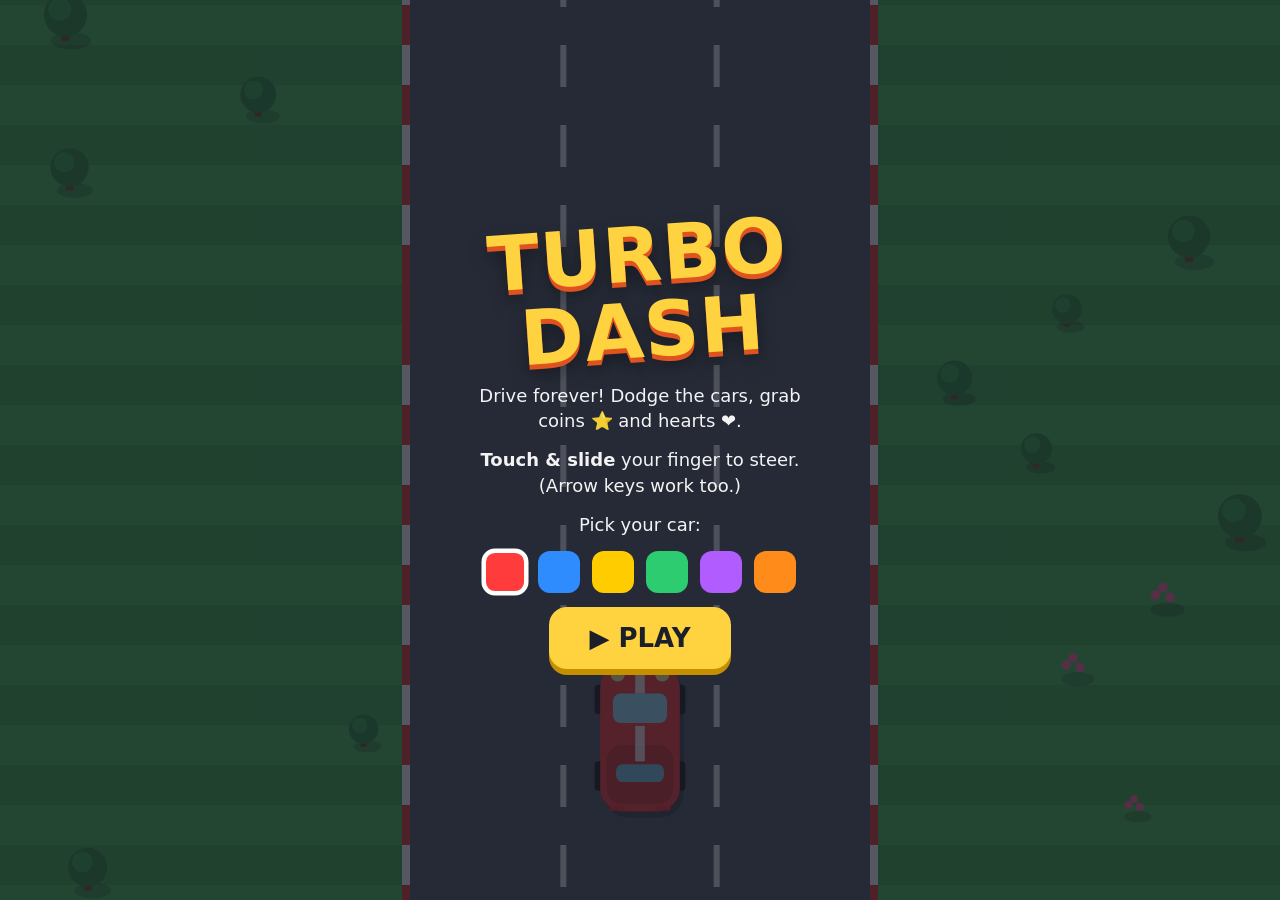
<file: turbo-dash/index.html>
<!DOCTYPE html>
<html lang="en">
<head>
<meta charset="utf-8">
<meta name="viewport" content="width=device-width, initial-scale=1, maximum-scale=1, user-scalable=no, viewport-fit=cover">
<meta name="theme-color" content="#1b1f2a">
<meta name="mobile-web-app-capable" content="yes">
<title>Turbo Dash</title>
<link rel="manifest" href="manifest.webmanifest">
<link rel="icon" href="icon.svg">
<link rel="apple-touch-icon" href="icon-192.png">
<style>
  * { box-sizing: border-box; -webkit-tap-highlight-color: transparent; }
  html, body { margin: 0; height: 100%; overflow: hidden; background: #1b1f2a;
    font-family: "Trebuchet MS", "Segoe UI", system-ui, sans-serif; user-select: none; -webkit-user-select: none;
    touch-action: none; overscroll-behavior: none; }
  canvas { display: block; width: 100vw; height: 100vh; height: 100dvh; }
  .screen { position: fixed; inset: 0; display: flex; flex-direction: column; align-items: center;
    justify-content: center; gap: 14px; color: #fff; text-align: center; padding: 24px;
    background: rgba(20, 24, 36, .72); }
  .hidden { display: none; }
  h1 { margin: 0; font-size: clamp(42px, 13vw, 76px); line-height: 1; letter-spacing: 1px;
    color: #ffd23f; text-shadow: 0 5px 0 #e0531f, 0 10px 18px rgba(0,0,0,.4); transform: rotate(-4deg); }
  h2 { margin: 0; font-size: clamp(34px, 10vw, 56px); color: #ff6b6b; text-shadow: 0 4px 0 #7a1d1d; }
  p { margin: 0; font-size: 18px; max-width: 360px; line-height: 1.4; opacity: .95; }
  .big { font-size: 28px; font-weight: bold; }
  button { font: inherit; font-size: 26px; font-weight: bold; color: #1b1f2a; background: #ffd23f;
    border: none; border-radius: 18px; padding: 16px 40px; box-shadow: 0 6px 0 #c58f00; cursor: pointer; }
  button:active { transform: translateY(4px); box-shadow: 0 2px 0 #c58f00; }
  .colors { display: flex; gap: 12px; }
  .colors div { width: 42px; height: 42px; border-radius: 12px; border: 4px solid transparent; cursor: pointer; }
  .colors div.sel { border-color: #fff; transform: scale(1.12); }
  #hudBtns { position: fixed; top: max(10px, env(safe-area-inset-top)); right: 10px; display: flex; gap: 8px; }
  #hudBtns.hidden { display: none; }
  #hudBtns button { font-size: 20px; padding: 6px 12px; border-radius: 12px; box-shadow: 0 3px 0 #c58f00; }
</style>
</head>
<body>
<canvas id="c"></canvas>

<div id="hudBtns" class="hidden">
  <button id="muteBtn" aria-label="Sound">🔊</button>
  <button id="pauseBtn" aria-label="Pause">⏸</button>
</div>

<div id="startScreen" class="screen">
  <h1>TURBO<br>DASH</h1>
  <p>Drive forever! Dodge the cars, grab coins ⭐ and hearts ❤️.</p>
  <p><b>Touch &amp; slide</b> your finger to steer.<br>(Arrow keys work too.)</p>
  <p>Pick your car:</p>
  <div class="colors" id="colors"></div>
  <button id="startBtn">▶ PLAY</button>
  <p id="bestStart"></p>
</div>

<div id="pauseScreen" class="screen hidden">
  <h2 style="color:#ffd23f;text-shadow:0 4px 0 #c58f00">Paused</h2>
  <button id="resumeBtn">▶ GO!</button>
</div>

<div id="overScreen" class="screen hidden">
  <h2>CRASH!</h2>
  <p class="big" id="finalScore"></p>
  <p id="finalBest"></p>
  <button id="againBtn">↻ DRIVE AGAIN</button>
</div>

<script>
(() => {
'use strict';
const cv = document.getElementById('c');
const ctx = cv.getContext('2d');
const $ = id => document.getElementById(id);
const store = { get(k) { try { return localStorage.getItem(k); } catch (e) { return null; } }, set(k, v) { try { localStorage.setItem(k, v); } catch (e) {} } };

// ---------- layout ----------
let W = 0, H = 0, DPR = 1;
let road = { x: 0, w: 0, lanes: 3, laneW: 0 };
let carW = 0, carH = 0, unit = 1;
function resize() {
  DPR = Math.min(window.devicePixelRatio || 1, 2.5);
  W = window.innerWidth; H = window.innerHeight;
  cv.width = Math.round(W * DPR); cv.height = Math.round(H * DPR);
  ctx.setTransform(DPR, 0, 0, DPR, 0, 0);
  road.w = Math.min(W * 0.86, 460);
  road.x = (W - road.w) / 2;
  road.laneW = road.w / road.lanes;
  carW = road.laneW * 0.52; carH = carW * 1.85;
  unit = H / 800; // speeds are scaled to screen height
  if (player) {
    player.y = H - carH * 1.6;
    player.x = clamp(player.x, road.x + carW / 2 + 4, road.x + road.w - carW / 2 - 4);
  }
}
window.addEventListener('resize', resize);

// ---------- helpers ----------
const clamp = (v, a, b) => Math.max(a, Math.min(b, v));
const rand = (a, b) => a + Math.random() * (b - a);
const pick = arr => arr[(Math.random() * arr.length) | 0];
const laneX = i => road.x + road.laneW * (i + 0.5);
function rrect(x, y, w, h, r) {
  ctx.beginPath(); ctx.moveTo(x + r, y);
  ctx.arcTo(x + w, y, x + w, y + h, r); ctx.arcTo(x + w, y + h, x, y + h, r);
  ctx.arcTo(x, y + h, x, y, r); ctx.arcTo(x, y, x + w, y, r); ctx.closePath();
}

// ---------- sound (tiny synth, no files) ----------
let actx = null, muted = store.get('td_muted') === '1';
function beep(freq, dur = 0.1, type = 'square', vol = 0.12, slide = 0) {
  if (muted) return;
  try {
    actx = actx || new (window.AudioContext || window.webkitAudioContext)();
    const o = actx.createOscillator(), g = actx.createGain(), t = actx.currentTime;
    o.type = type; o.frequency.setValueAtTime(freq, t);
    if (slide) o.frequency.exponentialRampToValueAtTime(Math.max(30, freq + slide), t + dur);
    g.gain.setValueAtTime(vol, t); g.gain.exponentialRampToValueAtTime(0.0001, t + dur);
    o.connect(g).connect(actx.destination); o.start(t); o.stop(t + dur);
  } catch (e) {}
}
const sfx = {
  coin: () => { beep(880, 0.07, 'square', 0.08); setTimeout(() => beep(1320, 0.1, 'square', 0.08), 60); },
  heart: () => { beep(523, 0.1, 'triangle', 0.15); setTimeout(() => beep(659, 0.1, 'triangle', 0.15), 90); setTimeout(() => beep(784, 0.16, 'triangle', 0.15), 180); },
  shield: () => beep(400, 0.35, 'sawtooth', 0.08, 800),
  crash: () => beep(220, 0.4, 'sawtooth', 0.18, -180),
  level: () => { [523, 659, 784, 1046].forEach((f, i) => setTimeout(() => beep(f, 0.12, 'triangle', 0.12), i * 90)); },
};

// ---------- themes (scenery changes as you drive) ----------
const THEMES = [
  { name: 'Green Hills', grass: '#4cbf56', grass2: '#43ad4c', road: '#555b66', edge: '#fff', sky: null, deco: 'tree' },
  { name: 'Sunny Desert', grass: '#f2c46d', grass2: '#e6b45a', road: '#6b6158', edge: '#fff', deco: 'cactus' },
  { name: 'Snowy Land', grass: '#eef6fb', grass2: '#dcebf4', road: '#5d6a78', edge: '#ff5a5a', deco: 'pine' },
  { name: 'Candy Town', grass: '#ffb3d9', grass2: '#ff9fcf', road: '#7a5c8f', edge: '#fff', deco: 'lolly' },
  { name: 'Night City', grass: '#2b3350', grass2: '#252c46', road: '#3a3f4f', edge: '#ffd23f', deco: 'lamp', night: true },
  { name: 'Beach Road', grass: '#ffe39a', grass2: '#4fc3f7', road: '#5f6672', edge: '#fff', deco: 'palm', beach: true },
];
const THEME_EVERY = 1500; // meters per zone

// ---------- state ----------
const CAR_COLORS = ['#ff3b3b', '#2f8cff', '#ffcc00', '#2ecc71', '#b05cff', '#ff8c1a'];
let myColor = store.get('td_color') || CAR_COLORS[0];
let best = +store.get('td_best') || 0;
let state = 'menu'; // menu | play | pause | over
let player = null, traffic = [], items = [], decos = [], parts = [], floaters = [];
let speed, dist, coins, hearts, invuln, shield, spawnT, itemT, shake, laneOffset, zone, zoneBanner, time;

function newGame() {
  player = { x: laneX(1), y: H - carH * 1.6, tilt: 0, color: myColor };
  traffic = []; items = []; parts = []; floaters = [];
  speed = 330; dist = 0; coins = 0; hearts = 3; invuln = 0; shield = 0;
  spawnT = 1.2; itemT = 1.5; shake = 0; laneOffset = 0; zone = 0; zoneBanner = 2.5; time = 0;
  decos = [];
  for (let y = -40; y < H + 80; y += 70) addDeco(y);
  steerTarget = null;
}

// ---------- input ----------
let steerTarget = null, keyDir = 0;
const keys = {};
function pointerPos(e) { return e.touches ? e.touches[0].clientX : e.clientX; }
function onDown(e) { if (state !== 'play') return; steerTarget = pointerPos(e); }
function onMove(e) { if (state !== 'play' || steerTarget === null) return; steerTarget = pointerPos(e); }
function onUp(e) { if (e.touches && e.touches.length) { steerTarget = e.touches[0].clientX; return; } steerTarget = null; }
cv.addEventListener('touchstart', e => { e.preventDefault(); onDown(e); }, { passive: false });
cv.addEventListener('touchmove', e => { e.preventDefault(); onMove(e); }, { passive: false });
cv.addEventListener('touchend', onUp); cv.addEventListener('touchcancel', onUp);
cv.addEventListener('mousedown', onDown);
window.addEventListener('mousemove', e => { if (e.buttons) onMove(e); });
window.addEventListener('mouseup', onUp);
window.addEventListener('keydown', e => {
  keys[e.key] = true;
  if ((e.key === ' ' || e.key === 'Enter') && state !== 'play') { e.preventDefault(); state === 'pause' ? resume() : start(); }
  if ((e.key === 'p' || e.key === 'Escape') && state === 'play') pause();
});
window.addEventListener('keyup', e => { keys[e.key] = false; });

// ---------- spawning ----------
const TRAFFIC_COLORS = ['#2f8cff', '#ffcc00', '#2ecc71', '#b05cff', '#ff8c1a', '#00c2c7', '#ff5fa2', '#ffffff', '#8d6e63'];
function laneBlockedNearTop(lane, gap) {
  return traffic.some(t => t.lane === lane && t.y < gap);
}
function spawnTraffic() {
  const gap = carH * 3.2;
  // Always keep at least one lane open: only use lanes not busy near the top,
  // and never fill the last free lane.
  const free = [0, 1, 2].filter(l => !laneBlockedNearTop(l, gap));
  if (free.length <= 1) return;
  const lane = pick(free);
  const kind = Math.random() < 0.15 ? 'truck' : Math.random() < 0.25 ? 'bus' : 'car';
  const h = kind === 'car' ? carH : carH * (kind === 'truck' ? 1.6 : 1.45);
  traffic.push({
    lane, x: laneX(lane), y: -h, w: carW * (kind === 'car' ? 1 : 1.12), h, kind,
    color: pick(TRAFFIC_COLORS), v: rand(0.35, 0.6), wob: Math.random() * 6,
  });
}
function spawnItem() {
  const lane = (Math.random() * 3) | 0;
  if (traffic.some(t => t.lane === lane && t.y < carH * 2)) return;
  const r = Math.random();
  if (r < 0.06 && hearts < 5) items.push({ type: 'heart', x: laneX(lane), y: -40 });
  else if (r < 0.12) items.push({ type: 'shield', x: laneX(lane), y: -40 });
  else {
    const n = 3 + ((Math.random() * 4) | 0);
    for (let i = 0; i < n; i++) items.push({ type: 'coin', x: laneX(lane), y: -40 - i * carW * 0.9 });
  }
}
function addDeco(y) {
  const side = Math.random() < 0.5 ? -1 : 1;
  const margin = (W - road.w) / 2;
  if (margin < 18) return;
  const off = rand(14, Math.max(16, margin - 14));
  decos.push({ x: side < 0 ? road.x - off : road.x + road.w + off, y, s: rand(0.8, 1.25), seed: Math.random() });
}

// ---------- update ----------
function update(dt) {
  time += dt;
  // speed slowly increases forever, up to a friendly maximum
  speed = Math.min(330 + dist * 0.045, 900);
  const vy = speed * unit;
  const meters = speed * dt / 10;
  dist += meters;

  // zones
  const z = Math.floor(dist / THEME_EVERY);
  if (z !== zone) { zone = z; zoneBanner = 2.5; sfx.level(); }
  if (zoneBanner > 0) zoneBanner -= dt;

  // steering
  keyDir = (keys.ArrowLeft || keys.a ? -1 : 0) + (keys.ArrowRight || keys.d ? 1 : 0);
  const minX = road.x + carW / 2 + 4, maxX = road.x + road.w - carW / 2 - 4;
  const oldX = player.x;
  if (keyDir) player.x += keyDir * road.w * 1.5 * dt;
  else if (steerTarget !== null) player.x += (steerTarget - player.x) * Math.min(1, dt * 12);
  player.x = clamp(player.x, minX, maxX);
  const dx = (player.x - oldX) / Math.max(dt, 1e-3);
  player.tilt += (clamp(dx / 1500, -0.25, 0.25) - player.tilt) * Math.min(1, dt * 10);

  laneOffset = (laneOffset + vy * dt) % 80;

  // timers
  spawnT -= dt;
  if (spawnT <= 0) {
    spawnTraffic();
    const diff = Math.min(dist / 6000, 1);
    spawnT = rand(0.75, 1.35) - diff * 0.4;
  }
  itemT -= dt;
  if (itemT <= 0) { spawnItem(); itemT = rand(1.2, 2.4); }

  if (invuln > 0) invuln -= dt;
  if (shield > 0) shield -= dt;
  if (shake > 0) shake = Math.max(0, shake - dt * 30);

  // traffic moves slower than you, so it comes toward you
  const px = player.x, py = player.y;
  const pw = carW * 0.8, ph = carH * 0.85;
  for (const t of traffic) {
    t.y += vy * (1 - t.v) * dt;
    t.x = laneX(t.lane) + Math.sin(time * 1.5 + t.wob) * 2;
    if (t.knocked) { t.x += t.knocked * dt * 400; t.spin = (t.spin || 0) + t.knocked * dt * 6; }
    if (!t.knocked && Math.abs(t.x - px) < (pw + t.w * 0.8) / 2 && Math.abs(t.y + t.h / 2 - py - carH / 2) < (ph + t.h * 0.85) / 2) {
      hit(t);
    }
  }
  traffic = traffic.filter(t => t.y < H + 200);

  for (const it of items) {
    it.y += vy * dt;
    if (!it.got && Math.abs(it.x - px) < carW * 0.75 && Math.abs(it.y - py - carH / 2) < carH * 0.6) {
      it.got = true;
      if (it.type === 'coin') { coins++; sfx.coin(); burst(it.x, it.y, '#ffd23f', 8); floater(it.x, it.y, '+1'); }
      if (it.type === 'heart') { hearts = Math.min(5, hearts + 1); sfx.heart(); burst(it.x, it.y, '#ff4d6d', 14); floater(it.x, it.y, '+❤️'); }
      if (it.type === 'shield') { shield = 6; sfx.shield(); burst(it.x, it.y, '#5ce1ff', 16); floater(it.x, it.y, 'SHIELD!'); }
    }
  }
  items = items.filter(i => !i.got && i.y < H + 60);

  for (const d of decos) d.y += vy * dt;
  decos = decos.filter(d => d.y < H + 80);
  const topY = decos.length ? Math.min(...decos.map(d => d.y)) : H;
  if (topY > -10) addDeco(topY - rand(45, 90));

  for (const p of parts) { p.x += p.vx * dt; p.y += p.vy * dt + vy * dt * 0.3; p.life -= dt; }
  parts = parts.filter(p => p.life > 0);
  for (const f of floaters) { f.y -= 60 * dt; f.life -= dt; }
  floaters = floaters.filter(f => f.life > 0);

  // exhaust puffs
  if (Math.random() < dt * 20) parts.push({ x: player.x + rand(-carW * 0.2, carW * 0.2), y: player.y + carH, vx: rand(-20, 20), vy: rand(40, 90), life: 0.4, max: 0.4, c: 'rgba(200,200,200,.6)', r: rand(3, 6) });
}

function hit(t) {
  if (shield > 0) {
    t.knocked = t.x < player.x ? -1 : 1; sfx.coin(); burst(t.x, t.y + t.h / 2, '#5ce1ff', 16);
    coins += 5; floater(t.x, t.y, '+5'); return;
  }
  if (invuln > 0) return;
  hearts--; invuln = 2; shake = 12; sfx.crash();
  t.knocked = t.x < player.x ? -1 : 1;
  burst(player.x, player.y, '#ffb300', 22); burst(player.x, player.y, '#ff5a5a', 14);
  if (navigator.vibrate) navigator.vibrate(150);
  if (hearts <= 0) gameOver();
}
function burst(x, y, c, n) {
  for (let i = 0; i < n; i++) {
    const a = Math.random() * Math.PI * 2, s = rand(60, 260);
    parts.push({ x, y, vx: Math.cos(a) * s, vy: Math.sin(a) * s, life: rand(0.3, 0.7), max: 0.7, c, r: rand(2, 5) });
  }
}
function floater(x, y, text) { floaters.push({ x, y, text, life: 0.9 }); }

// ---------- drawing ----------
function drawCar(x, y, w, h, color, opts = {}) {
  ctx.save();
  ctx.translate(x, y + h / 2);
  if (opts.rot) ctx.rotate(opts.rot);
  ctx.translate(-w / 2, -h / 2);
  // shadow
  ctx.fillStyle = 'rgba(0,0,0,.25)'; rrect(4, 6, w, h, w * 0.3); ctx.fill();
  // wheels
  ctx.fillStyle = '#1d1d1d';
  const ww = w * 0.2, wh = h * 0.2;
  for (const [wx, wy] of [[-ww * 0.35, h * 0.14], [w - ww * 0.65, h * 0.14], [-ww * 0.35, h * 0.66], [w - ww * 0.65, h * 0.66]]) { rrect(wx, wy, ww, wh, 4); ctx.fill(); }
  // body
  ctx.fillStyle = color; rrect(0, 0, w, h, w * 0.3); ctx.fill();
  ctx.fillStyle = 'rgba(0,0,0,.15)'; rrect(w * 0.08, h * 0.55, w * 0.84, h * 0.4, w * 0.2); ctx.fill();
  // windows
  const dir = opts.player ? 1 : -1; // traffic faces down? keep all facing up for simplicity
  ctx.fillStyle = '#9ee3ff';
  rrect(w * 0.16, h * 0.2, w * 0.68, h * 0.2, w * 0.1); ctx.fill();
  ctx.fillStyle = '#7cc7e8';
  rrect(w * 0.2, h * 0.68, w * 0.6, h * 0.12, w * 0.08); ctx.fill();
  // stripe for player
  if (opts.player) { ctx.fillStyle = 'rgba(255,255,255,.85)'; ctx.fillRect(w * 0.44, 0, w * 0.12, h * 0.2); ctx.fillRect(w * 0.44, h * 0.42, w * 0.12, h * 0.24); }
  // lights
  ctx.fillStyle = theme().night ? '#fffde0' : '#fff59d';
  ctx.beginPath(); ctx.arc(w * 0.22, h * 0.05 + 3, w * 0.09, 0, 7); ctx.arc(w * 0.78, h * 0.05 + 3, w * 0.09, 0, 7); ctx.fill();
  ctx.fillStyle = '#ff2d2d';
  ctx.fillRect(w * 0.12, h - 5, w * 0.2, 4); ctx.fillRect(w * 0.68, h - 5, w * 0.2, 4);
  ctx.restore();
  if (theme().night && opts.player) {
    const g = ctx.createRadialGradient(x, y - h * 0.4, 5, x, y - h * 0.4, h * 1.4);
    g.addColorStop(0, 'rgba(255,250,200,.35)'); g.addColorStop(1, 'rgba(255,250,200,0)');
    ctx.fillStyle = g; ctx.beginPath(); ctx.moveTo(x - w * 0.3, y); ctx.lineTo(x - w * 1.2, y - h * 2.2); ctx.lineTo(x + w * 1.2, y - h * 2.2); ctx.lineTo(x + w * 0.3, y); ctx.fill();
  }
}
function drawTruck(t) {
  ctx.save(); ctx.translate(t.x, t.y + t.h / 2); if (t.spin) ctx.rotate(t.spin); ctx.translate(-t.w / 2, -t.h / 2);
  const w = t.w, h = t.h;
  ctx.fillStyle = 'rgba(0,0,0,.25)'; rrect(4, 6, w, h, 8); ctx.fill();
  ctx.fillStyle = '#1d1d1d';
  for (const wy of [h * 0.12, h * 0.55, h * 0.78]) { rrect(-3, wy, w * 0.18, h * 0.12, 3); ctx.fill(); rrect(w - w * 0.18 + 3, wy, w * 0.18, h * 0.12, 3); ctx.fill(); }
  if (t.kind === 'truck') {
    ctx.fillStyle = t.color; rrect(0, 0, w, h * 0.28, 10); ctx.fill();
    ctx.fillStyle = '#9ee3ff'; rrect(w * 0.12, h * 0.06, w * 0.76, h * 0.09, 5); ctx.fill();
    ctx.fillStyle = '#e8e8e8'; rrect(0, h * 0.3, w, h * 0.7, 6); ctx.fill();
    ctx.fillStyle = t.color; ctx.fillRect(w * 0.1, h * 0.55, w * 0.8, h * 0.08);
  } else {
    ctx.fillStyle = '#ffb300'; rrect(0, 0, w, h, 12); ctx.fill();
    ctx.fillStyle = '#9ee3ff';
    rrect(w * 0.12, h * 0.04, w * 0.76, h * 0.08, 5); ctx.fill();
    for (let i = 0; i < 5; i++) { rrect(w * 0.1, h * (0.18 + i * 0.15), w * 0.8, h * 0.08, 4); ctx.fill(); }
  }
  ctx.fillStyle = '#fff59d';
  ctx.beginPath(); ctx.arc(w * 0.2, 6, w * 0.08, 0, 7); ctx.arc(w * 0.8, 6, w * 0.08, 0, 7); ctx.fill();
  ctx.restore();
}
function theme() { return THEMES[zone % THEMES.length]; }

function drawDeco(d, th) {
  const s = d.s * Math.min(1.2, road.laneW / 60);
  ctx.save(); ctx.translate(d.x, d.y); ctx.scale(s, s);
  ctx.fillStyle = 'rgba(0,0,0,.18)'; ctx.beginPath(); ctx.ellipse(4, 12, 14, 6, 0, 0, 7); ctx.fill();
  switch (th.deco) {
    case 'tree':
      if (d.seed < 0.3) { ctx.fillStyle = '#ff6b9d'; for (const [a, b] of [[-6, 0], [6, 2], [0, -6]]) { ctx.beginPath(); ctx.arc(a, b, 4, 0, 7); ctx.fill(); } break; }
      ctx.fillStyle = '#7a4e2d'; ctx.fillRect(-3, 0, 6, 12);
      ctx.fillStyle = '#2e8b3e'; ctx.beginPath(); ctx.arc(0, -6, 15, 0, 7); ctx.fill();
      ctx.fillStyle = '#3aa94c'; ctx.beginPath(); ctx.arc(-4, -10, 8, 0, 7); ctx.fill(); break;
    case 'cactus':
      if (d.seed < 0.35) { ctx.fillStyle = '#b08a5a'; ctx.beginPath(); ctx.ellipse(0, 4, 12, 8, 0, 0, 7); ctx.fill(); break; }
      ctx.fillStyle = '#3c9d4b'; rrect(-5, -22, 10, 34, 5); ctx.fill(); rrect(-15, -12, 8, 14, 4); ctx.fill(); rrect(7, -16, 8, 12, 4); ctx.fill(); break;
    case 'pine':
      if (d.seed < 0.3) { ctx.fillStyle = '#fff'; ctx.beginPath(); ctx.arc(0, 4, 9, 0, 7); ctx.arc(0, -8, 6, 0, 7); ctx.fill(); ctx.fillStyle = '#ff8c1a'; ctx.fillRect(0, -9, 6, 2); break; }
      ctx.fillStyle = '#2f6b4f'; ctx.beginPath(); ctx.moveTo(0, -30); ctx.lineTo(15, 8); ctx.lineTo(-15, 8); ctx.fill();
      ctx.fillStyle = '#fff'; ctx.beginPath(); ctx.moveTo(0, -30); ctx.lineTo(6, -14); ctx.lineTo(-6, -14); ctx.fill(); break;
    case 'lolly':
      ctx.fillStyle = '#fff'; ctx.fillRect(-2, -4, 4, 18);
      ctx.fillStyle = pick2(d.seed, ['#ff4d6d', '#7c4dff', '#00c2c7', '#ffb300']); ctx.beginPath(); ctx.arc(0, -12, 12, 0, 7); ctx.fill();
      ctx.strokeStyle = '#fff'; ctx.lineWidth = 3; ctx.beginPath(); ctx.arc(0, -12, 6, 0, 5); ctx.stroke(); break;
    case 'lamp':
      if (d.seed < 0.5) { ctx.fillStyle = pick2(d.seed, ['#3d4a7a', '#4a3d7a', '#2d5a6a']); ctx.fillRect(-14, -26, 28, 38); ctx.fillStyle = '#ffe680'; for (let i = 0; i < 3; i++) for (let j = 0; j < 2; j++) if ((d.seed * 97 + i * 3 + j) % 2 > 0.6) ctx.fillRect(-10 + j * 12, -22 + i * 11, 8, 6); break; }
      ctx.fillStyle = '#888'; ctx.fillRect(-2, -20, 4, 32);
      ctx.fillStyle = 'rgba(255,230,120,.25)'; ctx.beginPath(); ctx.arc(0, -20, 22, 0, 7); ctx.fill();
      ctx.fillStyle = '#ffe680'; ctx.beginPath(); ctx.arc(0, -20, 6, 0, 7); ctx.fill(); break;
    case 'palm':
      ctx.strokeStyle = '#9c6b3c'; ctx.lineWidth = 5; ctx.beginPath(); ctx.moveTo(0, 12); ctx.quadraticCurveTo(6, -6, 0, -20); ctx.stroke();
      ctx.fillStyle = '#2fa84f'; for (let a = 0; a < 5; a++) { ctx.save(); ctx.translate(0, -20); ctx.rotate(a * 1.25); ctx.beginPath(); ctx.ellipse(10, 0, 12, 4, 0, 0, 7); ctx.fill(); ctx.restore(); } break;
  }
  ctx.restore();
}
const pick2 = (seed, arr) => arr[Math.floor(seed * 1000) % arr.length];

function drawItem(it) {
  const bob = Math.sin(time * 6 + it.y * 0.02) * 3;
  const r = carW * 0.28;
  ctx.save(); ctx.translate(it.x, it.y + bob);
  if (it.type === 'coin') {
    const sx = Math.abs(Math.cos(time * 4 + it.y * 0.01));
    ctx.scale(Math.max(0.25, sx), 1);
    ctx.fillStyle = '#c58f00'; ctx.beginPath(); ctx.arc(0, 2, r, 0, 7); ctx.fill();
    ctx.fillStyle = '#ffd23f'; ctx.beginPath(); ctx.arc(0, 0, r, 0, 7); ctx.fill();
    ctx.fillStyle = '#fff3b0'; star(0, 0, r * 0.55, r * 0.25); ctx.fill();
  } else if (it.type === 'heart') {
    ctx.fillStyle = '#ff4d6d'; heart(0, 0, r * 1.3); ctx.fill();
    ctx.fillStyle = 'rgba(255,255,255,.6)'; ctx.beginPath(); ctx.arc(-r * 0.4, -r * 0.35, r * 0.2, 0, 7); ctx.fill();
  } else {
    ctx.fillStyle = 'rgba(92,225,255,.35)'; ctx.beginPath(); ctx.arc(0, 0, r * 1.5, 0, 7); ctx.fill();
    ctx.fillStyle = '#5ce1ff'; ctx.beginPath(); ctx.moveTo(0, -r * 1.1); ctx.lineTo(r, -r * 0.6); ctx.lineTo(r * 0.8, r * 0.5); ctx.lineTo(0, r * 1.1); ctx.lineTo(-r * 0.8, r * 0.5); ctx.lineTo(-r, -r * 0.6); ctx.closePath(); ctx.fill();
    ctx.fillStyle = '#fff'; star(0, 0, r * 0.5, r * 0.22); ctx.fill();
  }
  ctx.restore();
}
function star(x, y, R, r) {
  ctx.beginPath();
  for (let i = 0; i < 10; i++) { const a = -Math.PI / 2 + i * Math.PI / 5, rr = i % 2 ? r : R; ctx.lineTo(x + Math.cos(a) * rr, y + Math.sin(a) * rr); }
  ctx.closePath();
}
function heart(x, y, s) {
  ctx.beginPath(); ctx.moveTo(x, y + s * 0.7);
  ctx.bezierCurveTo(x - s * 1.2, y - s * 0.1, x - s * 0.5, y - s * 0.9, x, y - s * 0.3);
  ctx.bezierCurveTo(x + s * 0.5, y - s * 0.9, x + s * 1.2, y - s * 0.1, x, y + s * 0.7); ctx.closePath();
}

function draw() {
  const th = theme();
  ctx.save();
  if (shake > 0) ctx.translate(rand(-shake, shake), rand(-shake, shake));

  // ground
  if (th.beach) {
    ctx.fillStyle = th.grass; ctx.fillRect(-20, -20, road.x + 20, H + 40);
    ctx.fillStyle = th.grass2; ctx.fillRect(road.x + road.w, -20, W, H + 40);
    ctx.fillStyle = 'rgba(255,255,255,.5)';
    for (let y = -80 + (laneOffset % 80); y < H + 80; y += 80) { ctx.fillRect(road.x + road.w + 12 + Math.sin(y * 0.05 + time) * 6, y, 30, 4); }
  } else {
    ctx.fillStyle = th.grass; ctx.fillRect(-20, -20, W + 40, H + 40);
    ctx.fillStyle = th.grass2;
    for (let y = -80 + laneOffset; y < H + 80; y += 80) { ctx.fillRect(-20, y, road.x + 20, 40); ctx.fillRect(road.x + road.w, y, W, 40); }
  }

  // road
  ctx.fillStyle = th.road; ctx.fillRect(road.x, -20, road.w, H + 40);
  // curbs
  const cw = 8;
  for (let y = -80 + laneOffset; y < H + 80; y += 40) {
    ctx.fillStyle = ((y - laneOffset) / 40) % 2 === 0 ? th.edge : '#e53935';
    ctx.fillRect(road.x - cw, y, cw, 40); ctx.fillRect(road.x + road.w, y, cw, 40);
  }
  // lane dashes
  ctx.fillStyle = 'rgba(255,255,255,.85)';
  for (let l = 1; l < road.lanes; l++) {
    const x = road.x + road.laneW * l - 3;
    for (let y = -80 + laneOffset; y < H + 80; y += 80) ctx.fillRect(x, y, 6, 42);
  }

  for (const d of decos) drawDeco(d, th);
  for (const it of items) drawItem(it);
  for (const t of traffic) {
    if (t.kind === 'car') drawCar(t.x, t.y, t.w, t.h, t.color, { rot: t.spin || 0 });
    else drawTruck(t);
  }

  // player
  if (state !== 'menu' || player) {
    const blink = invuln > 0 && Math.floor(invuln * 10) % 2 === 0;
    if (!blink) drawCar(player.x, player.y, carW, carH, player.color, { player: true, rot: player.tilt });
    if (shield > 0) {
      const a = shield < 1.5 ? (Math.sin(time * 20) > 0 ? 0.5 : 0.15) : 0.4;
      ctx.strokeStyle = `rgba(92,225,255,${a + 0.3})`; ctx.fillStyle = `rgba(92,225,255,${a * 0.4})`; ctx.lineWidth = 4;
      ctx.beginPath(); ctx.ellipse(player.x, player.y + carH / 2, carW * 0.95, carH * 0.7, 0, 0, 7); ctx.fill(); ctx.stroke();
    }
  }

  for (const p of parts) { ctx.globalAlpha = Math.max(0, p.life / p.max); ctx.fillStyle = p.c; ctx.beginPath(); ctx.arc(p.x, p.y, p.r, 0, 7); ctx.fill(); }
  ctx.globalAlpha = 1;

  if (th.night) { ctx.fillStyle = 'rgba(10,15,40,.25)'; ctx.fillRect(0, 0, W, H); }
  ctx.restore();

  for (const f of floaters) {
    ctx.globalAlpha = Math.min(1, f.life * 2);
    text(f.text, f.x, f.y, 22, '#fff');
  }
  ctx.globalAlpha = 1;

  if (state === 'play' || state === 'pause') drawHUD();
}

function text(s, x, y, size, color, align = 'center') {
  ctx.font = `bold ${size}px "Trebuchet MS", system-ui, sans-serif`;
  ctx.textAlign = align; ctx.textBaseline = 'middle';
  ctx.lineWidth = Math.max(3, size / 6); ctx.strokeStyle = 'rgba(0,0,0,.6)'; ctx.lineJoin = 'round';
  ctx.strokeText(s, x, y); ctx.fillStyle = color; ctx.fillText(s, x, y);
}
function drawHUD() {
  const top = 30;
  text(`${Math.floor(dist)} m`, 14, top, 26, '#fff', 'left');
  ctx.save(); ctx.translate(26, top + 36); ctx.fillStyle = '#ffd23f'; ctx.beginPath(); ctx.arc(0, 0, 11, 0, 7); ctx.fill(); ctx.fillStyle = '#fff3b0'; star(0, 0, 6, 2.6); ctx.fill(); ctx.restore();
  text(`${coins}`, 44, top + 37, 22, '#ffd23f', 'left');
  for (let i = 0; i < hearts; i++) { ctx.fillStyle = '#ff4d6d'; heart(24 + i * 26, top + 72, 11); ctx.fill(); }
  text(`${Math.round(speed / 3)} km/h`, 14, top + 102, 16, '#cfe8ff', 'left');
  if (zoneBanner > 0) {
    ctx.globalAlpha = Math.min(1, zoneBanner);
    text(theme().name, W / 2, H * 0.3, Math.min(44, W / 9), '#ffd23f');
    if (zone > 0) text('Faster!', W / 2, H * 0.3 + 44, 24, '#fff');
    ctx.globalAlpha = 1;
  }
}

// ---------- game flow ----------
let last = 0;
function loop(t) {
  const dt = Math.min(0.05, (t - last) / 1000 || 0);
  last = t;
  if (state === 'play') update(dt);
  else if (state === 'menu' || state === 'over') { // gentle idle animation behind menus
    time += dt; laneOffset = (laneOffset + 200 * unit * dt) % 80;
    for (const d of decos) d.y += 200 * unit * dt;
    decos = decos.filter(d => d.y < H + 80);
    const topY = decos.length ? Math.min(...decos.map(d => d.y)) : H;
    if (topY > -10) addDeco(topY - rand(45, 90));
    for (const p of parts) { p.x += p.vx * dt; p.y += p.vy * dt; p.life -= dt; }
    parts = parts.filter(p => p.life > 0);
  }
  draw();
  requestAnimationFrame(loop);
}

function show(id) { for (const s of ['startScreen', 'pauseScreen', 'overScreen']) $(s).classList.toggle('hidden', s !== id); }
function start() {
  newGame(); state = 'play'; show(null); $('hudBtns').classList.remove('hidden');
  beep(1, 0.01, 'sine', 0.0001); // unlock audio on first tap
}
function pause() { if (state !== 'play') return; state = 'pause'; show('pauseScreen'); }
function resume() { state = 'play'; show(null); }
function gameOver() {
  state = 'over';
  const score = Math.floor(dist) + coins * 10;
  const isBest = score > best;
  if (isBest) { best = score; store.set('td_best', best); }
  $('finalScore').textContent = `Score: ${score}`;
  $('finalBest').innerHTML = `${Math.floor(dist)} m driven · ${coins} coins<br>` + (isBest ? '🏆 NEW BEST SCORE! 🏆' : `Best: ${best}`);
  $('hudBtns').classList.add('hidden');
  setTimeout(() => show('overScreen'), 700);
}

$('startBtn').onclick = start;
$('againBtn').onclick = start;
$('resumeBtn').onclick = resume;
$('pauseBtn').onclick = pause;
$('muteBtn').onclick = () => { muted = !muted; store.set('td_muted', muted ? '1' : '0'); $('muteBtn').textContent = muted ? '🔇' : '🔊'; };
$('muteBtn').textContent = muted ? '🔇' : '🔊';
document.addEventListener('visibilitychange', () => { if (document.hidden) pause(); });

const colorsEl = $('colors');
for (const c of CAR_COLORS) {
  const d = document.createElement('div'); d.style.background = c; if (c === myColor) d.className = 'sel';
  d.onclick = () => { myColor = c; store.set('td_color', c); [...colorsEl.children].forEach(x => x.className = ''); d.className = 'sel'; if (player) player.color = c; };
  colorsEl.appendChild(d);
}
if (best) $('bestStart').textContent = `🏆 Best score: ${best}`;

resize();
newGame();
requestAnimationFrame(loop);

if ('serviceWorker' in navigator && location.protocol.startsWith('http')) navigator.serviceWorker.register('sw.js').catch(() => {});
})();
</script>
</body>
</html>
</file>
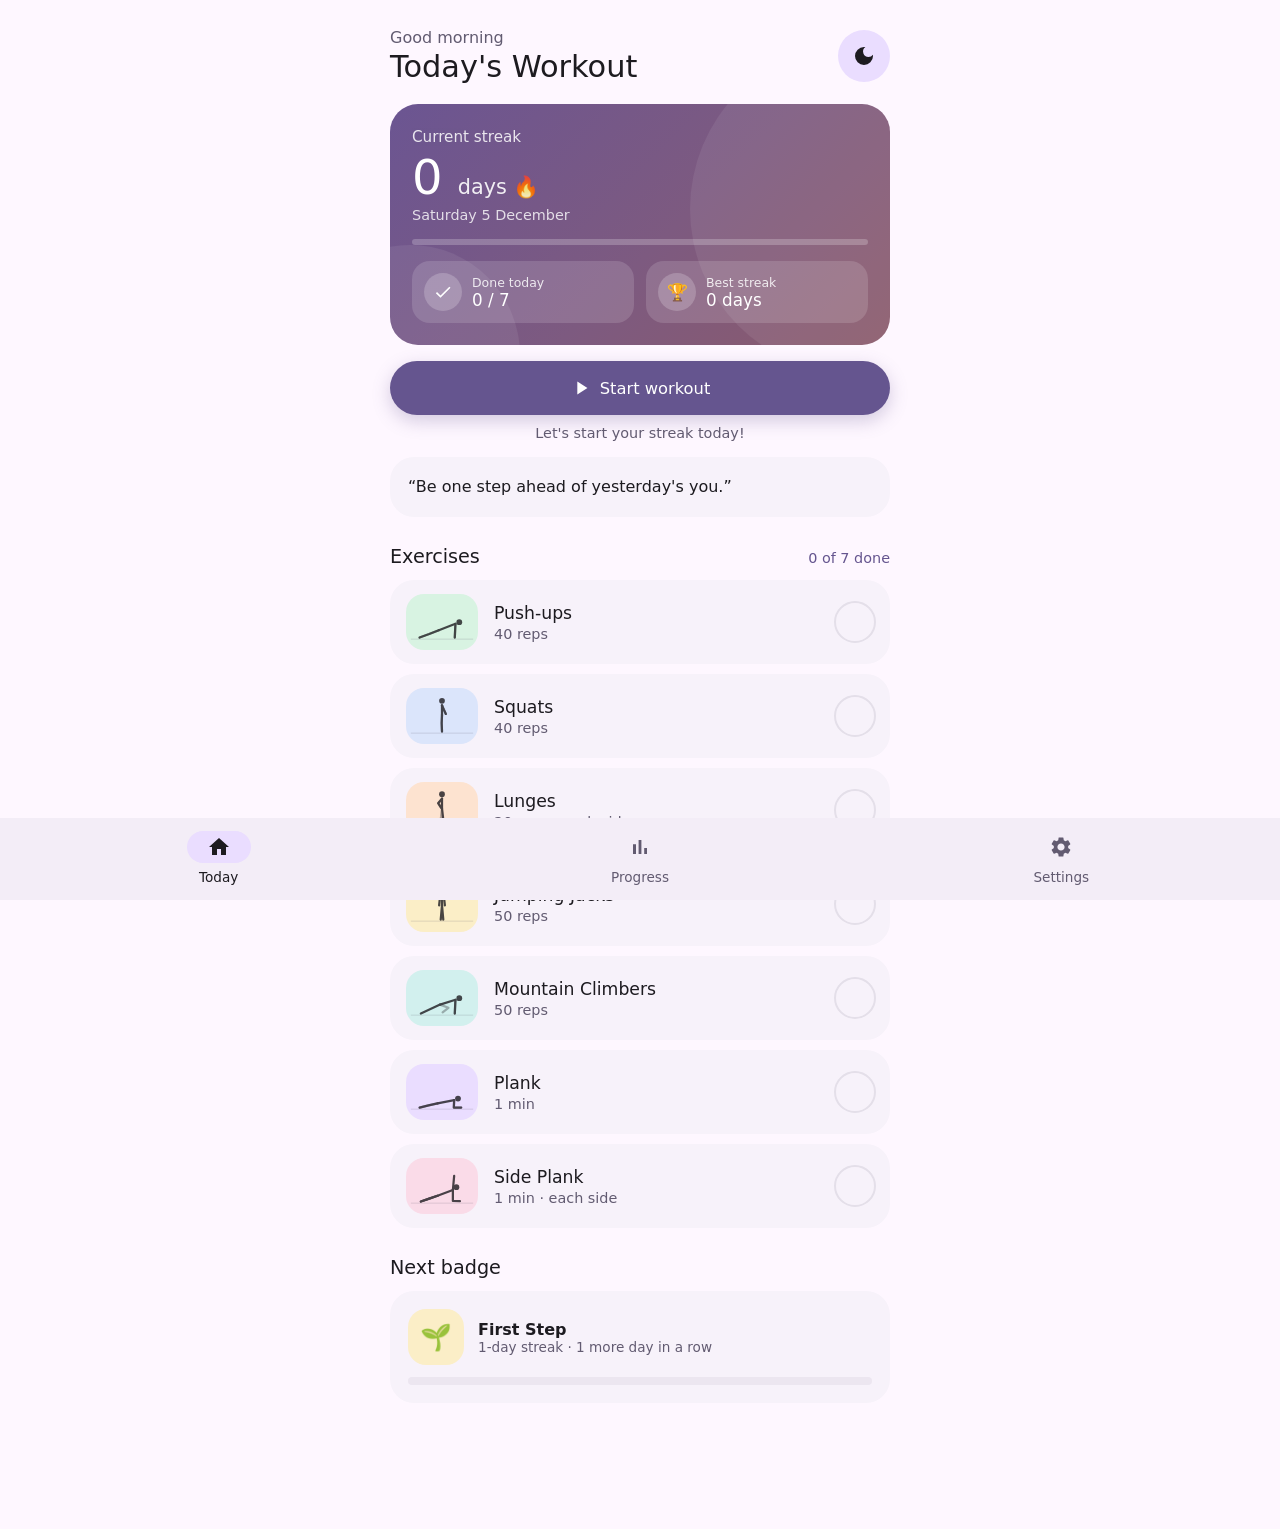
<file: fitstreak/app/src/main/assets/index.html>
<!DOCTYPE html>
<html lang="en" data-theme="light">
<head>
<meta charset="utf-8">
<meta name="viewport" content="width=device-width, initial-scale=1, maximum-scale=1, user-scalable=no, viewport-fit=cover">
<meta name="theme-color" content="#fef7ff">
<title>FitStreak</title>
<link rel="stylesheet" href="style.css">
</head>
<body>
  <main id="view"></main>

  <nav class="tabs">
    <button data-tab="today" class="active"><span class="pill"><svg viewBox="0 0 24 24" fill="currentColor"><path d="M10 20v-6h4v6h5v-8h3L12 3 2 12h3v8z"/></svg></span>Today</button>
    <button data-tab="progress"><span class="pill"><svg viewBox="0 0 24 24" fill="currentColor"><path d="M5 9.2h3V19H5zM10.6 5h2.8v14h-2.8zm5.6 8H19v6h-2.8z"/></svg></span>Progress</button>
    <button data-tab="settings"><span class="pill"><svg viewBox="0 0 24 24" fill="currentColor"><path d="M19.14 12.94c.04-.3.06-.61.06-.94 0-.32-.02-.64-.07-.94l2.03-1.58a.49.49 0 0 0 .12-.61l-1.92-3.32a.488.488 0 0 0-.59-.22l-2.39.96c-.5-.38-1.03-.7-1.62-.94l-.36-2.54a.484.484 0 0 0-.48-.41h-3.84c-.24 0-.43.17-.47.41l-.36 2.54c-.59.24-1.13.57-1.62.94l-2.39-.96c-.22-.08-.47 0-.59.22L2.74 8.87c-.12.21-.08.47.12.61l2.03 1.58c-.05.3-.09.63-.09.94s.02.64.07.94l-2.03 1.58a.49.49 0 0 0-.12.61l1.92 3.32c.12.22.37.29.59.22l2.39-.96c.5.38 1.03.7 1.62.94l.36 2.54c.05.24.24.41.48.41h3.84c.24 0 .44-.17.47-.41l.36-2.54c.59-.24 1.13-.56 1.62-.94l2.39.96c.22.08.47 0 .59-.22l1.92-3.32c.12-.22.07-.47-.12-.61l-2.01-1.58zM12 15.6c-1.98 0-3.6-1.62-3.6-3.6s1.62-3.6 3.6-3.6 3.6 1.62 3.6 3.6-1.62 3.6-3.6 3.6z"/></svg></span>Settings</button>
  </nav>

  <div id="player" class="overlay hidden"></div>
  <div id="celebrate" class="overlay hidden"></div>
  <div id="dialog" class="dialog hidden"></div>
  <div id="toast" class="toast hidden"></div>

  <script src="app.js"></script>
</body>
</html>
</file>
<file: fitstreak/app/src/main/assets/style.css>
/* Light, Material-style theme (default) */
:root {
  --bg: #fef7ff;
  --surface: #f7f2fa;
  --surface2: #ece6f0;
  --line: #e4dfe9;
  --text: #1d1b20;
  --muted: #625b71;
  --primary: #65558f;
  --primary-c: #eaddff;
  --on-primary: #ffffff;
  --green: #22a55a;
  --green-c: #d8f3e2;
  --amber: #f5b342;
  --red: #c62b4b;
  --red-c: #fbd9df;
  --hero: linear-gradient(135deg, #6b5592 0%, #7d5a80 55%, #8b5a6b 100%);
  --shadow: 0 6px 18px rgba(101, 85, 143, .28);
  --nav: #f3edf7;
}

/* Dark theme */
[data-theme="dark"] {
  --bg: #141218;
  --surface: #1f1d24;
  --surface2: #2b2930;
  --line: #36333c;
  --text: #e6e0e9;
  --muted: #cac4d0;
  --primary: #cfbcff;
  --primary-c: #4f378b;
  --on-primary: #381e72;
  --green: #5fd68b;
  --green-c: #1c3a28;
  --amber: #e2a43a;
  --red: #ffb4ab;
  --red-c: #5c2a31;
  --hero: linear-gradient(135deg, #4f3d70 0%, #5b4060 55%, #643f4d 100%);
  --shadow: 0 6px 18px rgba(0, 0, 0, .4);
  --nav: #1d1b20;
}

* { box-sizing: border-box; -webkit-tap-highlight-color: transparent; }
html, body { margin: 0; background: var(--bg); color: var(--text); }
body {
  font-family: Roboto, system-ui, -apple-system, sans-serif;
  padding-bottom: 92px;
  -webkit-user-select: none; user-select: none;
  transition: background .25s;
}
button { font: inherit; color: inherit; border: 0; background: none; cursor: pointer; }
input, select, textarea { font: inherit; }
.hidden { display: none !important; }
.muted { color: var(--muted); }
.ml { font-size: .85em; color: var(--muted); }

main { max-width: 540px; margin: 0 auto; padding: 22px 20px; }

h2 { font-size: 1.2rem; font-weight: 400; margin: 28px 0 12px; }
.sec-head { display: flex; align-items: baseline; justify-content: space-between; margin: 28px 0 12px; }
.sec-head h2 { margin: 0; }
.sec-head .muted { font-size: .9rem; color: var(--primary); }

.card { background: var(--surface); border-radius: 24px; padding: 18px; margin-bottom: 12px; }

/* ---------- header ---------- */
.top { display: flex; align-items: center; justify-content: space-between; margin: 6px 0 20px; }
.top .sub { color: var(--muted); font-size: 1rem; }
.top .title { font-size: 1.9rem; font-weight: 400; margin-top: 2px; }
.round-btn {
  width: 52px; height: 52px; border-radius: 50%; display: grid; place-items: center;
  background: var(--primary-c); color: var(--text);
}

/* ---------- hero card ---------- */
.hero {
  background: var(--hero); color: #fff; border-radius: 28px; padding: 24px 22px 22px;
  position: relative; overflow: hidden;
}
.hero::before, .hero::after { content: ""; position: absolute; border-radius: 50%; background: rgba(255,255,255,.07); pointer-events: none; }
.hero::before { width: 330px; height: 330px; right: -130px; top: -60px; }
.hero::after { width: 220px; height: 220px; left: -90px; bottom: -120px; }
.hero > * { position: relative; }
.hero-lbl { opacity: .85; font-size: .95rem; }
.hero-num { font-size: 3rem; font-weight: 400; margin: 4px 0 2px; line-height: 1.15; }
.hero-num span { font-size: 1.3rem; opacity: .9; }
.hero-date { opacity: .8; font-size: .9rem; }
.hero-bar { height: 6px; border-radius: 99px; background: rgba(255,255,255,.22); margin: 16px 0 16px; overflow: hidden; }
.hero-bar > div { height: 100%; background: #fff; border-radius: 99px; transition: width .4s; }
.hero-tiles { display: grid; grid-template-columns: 1fr 1fr; gap: 12px; }
.tile { display: flex; align-items: center; gap: 10px; background: rgba(255,255,255,.14); border-radius: 18px; padding: 12px; }
.tile-ico { width: 38px; height: 38px; border-radius: 50%; background: rgba(255,255,255,.2); display: grid; place-items: center; flex: none; font-size: 1.05rem; }
.tile small { display: block; opacity: .85; font-size: .78rem; }
.tile b { font-weight: 500; font-size: 1.05rem; }

.status { text-align: center; color: var(--muted); font-size: .9rem; margin: 10px 0 0; }

/* ---------- buttons ---------- */
.btn {
  display: flex; align-items: center; justify-content: center; gap: 8px;
  width: 100%; padding: 16px; border-radius: 99px; margin-top: 16px;
  font-weight: 500; font-size: 1.02rem; background: var(--surface2);
}
.btn.primary { background: var(--primary); color: var(--on-primary); box-shadow: var(--shadow); }
.btn.green { background: var(--green); color: #fff; }
[data-theme="dark"] .btn.green { color: #0b2716; }
.btn.ghost { background: transparent; border: 1px solid var(--line); color: var(--primary); }
.btn.small { padding: 10px 16px; font-size: .9rem; width: auto; display: inline-flex; margin-top: 0; }
.btn.danger { background: transparent; border: 1px solid var(--red); color: var(--red); }
.btn:active { transform: scale(.98); }

.done-banner {
  margin-top: 16px; background: var(--green-c); color: var(--text);
  border-radius: 20px; padding: 14px 16px; text-align: center; font-weight: 500;
}

.quote { margin-top: 16px; }
.q-ml { font-size: 1rem; line-height: 1.5; }
.q-en { color: var(--muted); font-size: .85rem; margin-top: 4px; }

/* ---------- tinted icon chips ---------- */
.ico { width: 56px; height: 56px; border-radius: 18px; display: grid; place-items: center; font-size: 1.6rem; flex: none; background: var(--primary-c); }
.tint-green  { background: #d8f3e2; }
.tint-blue   { background: #dbe5fb; }
.tint-orange { background: #fde3d0; }
.tint-yellow { background: #fbeec7; }
.tint-teal   { background: #d2f0ee; }
.tint-purple { background: #eaddff; }
.tint-pink   { background: #fadbe8; }
[data-theme="dark"] .tint-green  { background: #1f3a2a; }
[data-theme="dark"] .tint-blue   { background: #1f2c45; }
[data-theme="dark"] .tint-orange { background: #43291a; }
[data-theme="dark"] .tint-yellow { background: #3d331a; }
[data-theme="dark"] .tint-teal   { background: #183634; }
[data-theme="dark"] .tint-purple { background: #352a4f; }
[data-theme="dark"] .tint-pink   { background: #452232; }

/* ---------- exercise list ---------- */
.ex {
  display: flex; align-items: center; gap: 16px; background: var(--surface);
  border-radius: 24px; padding: 14px 14px 14px 16px; margin-bottom: 10px;
}
.ex .info { flex: 1; min-width: 0; }
.ex .name { font-size: 1.08rem; }
.ex .tgt { color: var(--muted); font-size: .9rem; margin-top: 3px; }
.ex .chk {
  width: 42px; height: 42px; border-radius: 50%; border: 2px solid var(--line);
  display: grid; place-items: center; flex: none; color: transparent;
}
.ex.done .chk { background: var(--green); border-color: var(--green); color: #fff; }
.ex.done .name { color: var(--muted); text-decoration: line-through; }

.bar { height: 8px; background: var(--surface2); border-radius: 99px; overflow: hidden; margin-top: 12px; }
.bar > div { height: 100%; background: var(--green); border-radius: 99px; }

/* ---------- bottom nav ---------- */
.tabs {
  position: fixed; left: 0; right: 0; bottom: 0; display: flex; z-index: 10;
  background: var(--nav); padding: 12px 8px calc(14px + env(safe-area-inset-bottom));
}
.tabs button { flex: 1; display: flex; flex-direction: column; align-items: center; gap: 6px; font-size: .85rem; color: var(--muted); }
.tabs .pill { width: 64px; height: 32px; border-radius: 99px; display: grid; place-items: center; transition: background .2s; }
.tabs svg { width: 24px; height: 24px; }
.tabs button.active { color: var(--text); font-weight: 500; }
.tabs button.active .pill { background: var(--primary-c); }

/* ---------- progress page ---------- */
.stats { display: grid; grid-template-columns: 1fr 1fr; gap: 10px; }
.stat { background: var(--surface); border-radius: 24px; padding: 16px; }
.stat .ico { width: 44px; height: 44px; border-radius: 14px; font-size: 1.25rem; margin-bottom: 10px; }
.stat b { font-size: 1.8rem; font-weight: 400; display: block; }
.stat span { color: var(--muted); font-size: .85rem; }

.cal-head { display: flex; justify-content: space-between; align-items: center; margin-bottom: 12px; }
.cal-head b { font-weight: 500; }
.cal-head button { font-size: 1.4rem; width: 40px; height: 40px; border-radius: 50%; background: var(--surface2); }
.cal { display: grid; grid-template-columns: repeat(7, 1fr); gap: 6px; text-align: center; }
.cal .dow { font-size: .75rem; color: var(--muted); padding-bottom: 4px; }
.cal .d { aspect-ratio: 1; display: grid; place-items: center; border-radius: 50%; font-size: .88rem; }
.cal .d.full { background: var(--green); color: #fff; font-weight: 500; }
.cal .d.part { background: var(--amber); color: #3b2800; }
.cal .d.miss { background: var(--red-c); }
.cal .d.today { outline: 2px solid var(--primary); outline-offset: 1px; }
.cal .d.future { opacity: .4; }
.legend { display: flex; gap: 16px; font-size: .78rem; color: var(--muted); margin-top: 12px; flex-wrap: wrap; }
.legend i { display: inline-block; width: 10px; height: 10px; border-radius: 50%; margin-right: 5px; vertical-align: -1px; }

.totals .row { display: flex; justify-content: space-between; padding: 11px 0; border-bottom: 1px solid var(--line); }
.totals .row:last-child { border: 0; }
.totals .row b { color: var(--primary); font-weight: 500; }

.badges { display: grid; grid-template-columns: repeat(3, 1fr); gap: 10px; }
.badge { background: var(--surface); border-radius: 20px; padding: 14px 6px; text-align: center; }
.badge .e { font-size: 2rem; }
.badge .t { font-size: .8rem; font-weight: 500; margin-top: 4px; }
.badge .s { font-size: .72rem; color: var(--muted); }
.badge.locked .e { filter: grayscale(1); opacity: .3; }
.badge.locked .t { color: var(--muted); }

/* ---------- settings ---------- */
.set-row { display: flex; align-items: center; justify-content: space-between; gap: 12px; padding: 12px 0; border-bottom: 1px solid var(--line); }
.set-row:last-child { border: 0; }
.set-row label:first-child { flex: 1; }
.set-row input[type=number], .set-row input[type=time], .set-row select {
  background: var(--bg); color: var(--text); border: 1px solid var(--line);
  border-radius: 12px; padding: 9px 10px; width: 110px; text-align: center;
}
.switch { position: relative; width: 52px; height: 32px; flex: none; }
.switch input { opacity: 0; width: 0; height: 0; position: absolute; }
.switch span { position: absolute; inset: 0; background: var(--surface2); border: 2px solid var(--muted); border-radius: 99px; transition: .2s; }
.switch span::before { content: ""; position: absolute; width: 16px; height: 16px; left: 6px; top: 6px; background: var(--muted); border-radius: 50%; transition: .2s; }
.switch input:checked + span { background: var(--primary); border-color: var(--primary); }
.switch input:checked + span::before { transform: translateX(18px); width: 22px; height: 22px; top: 3px; left: 3px; background: var(--on-primary); }
textarea.backup {
  width: 100%; height: 110px; background: var(--bg); color: var(--text);
  border: 1px solid var(--line); border-radius: 16px; padding: 12px; font-size: .75rem;
  -webkit-user-select: text; user-select: text;
}
.btn-row { display: flex; gap: 8px; flex-wrap: wrap; margin-top: 10px; }

/* ---------- workout player ---------- */
.overlay { position: fixed; inset: 0; background: var(--bg); z-index: 20; display: flex; flex-direction: column; overflow-y: auto; }
.pl { max-width: 540px; width: 100%; margin: 0 auto; padding: 18px 20px; display: flex; flex-direction: column; min-height: 100%; }
.pl-top { display: flex; align-items: center; gap: 12px; }
.pl-top .x { width: 44px; height: 44px; border-radius: 50%; background: var(--surface2); font-size: 1.1rem; flex: none; }
.dots { flex: 1; display: flex; gap: 4px; }
.dots i { flex: 1; height: 6px; border-radius: 99px; background: var(--surface2); }
.dots i.on { background: var(--primary); }
.dots i.ok { background: var(--green); }
.pl-body { flex: 1; display: flex; flex-direction: column; align-items: center; justify-content: center; text-align: center; padding: 18px 0; }
.pl-ico { font-size: 3rem; width: 88px; height: 88px; border-radius: 28px; background: var(--primary-c); display: grid; place-items: center; }
.pl-name { font-size: 1.9rem; font-weight: 400; margin-top: 12px; }
.pl-side { display: inline-block; margin-top: 10px; background: var(--primary-c); border-radius: 99px; padding: 5px 16px; font-weight: 500; }
.pl-tip { color: var(--muted); font-size: .92rem; max-width: 340px; margin: 14px auto 0; line-height: 1.5; }
.big-ring { position: relative; width: 230px; height: 230px; margin: 22px auto 6px; }
.big-ring svg { transform: rotate(-90deg); }
.big-ring circle { fill: none; stroke-width: 12; }
.big-ring .bgc { stroke: var(--surface2); }
.big-ring .fg { stroke: var(--primary); stroke-linecap: round; transition: stroke-dashoffset .25s linear; }
.big-ring.rest .fg { stroke: #4a90d9; }
.big-ring.hit .fg { stroke: var(--green); }
.big-ring .num { position: absolute; inset: 0; display: flex; flex-direction: column; align-items: center; justify-content: center; }
.big-ring .num b { font-size: 4rem; font-weight: 400; line-height: 1; font-variant-numeric: tabular-nums; }
.big-ring .num span { color: var(--muted); font-size: .9rem; margin-top: 4px; }
.big-ring.tap { cursor: pointer; }
.big-ring.tap:active { transform: scale(.97); }
.pl-actions { display: flex; flex-direction: column; gap: 10px; padding-bottom: env(safe-area-inset-bottom); }
.pl-actions .btn { margin-top: 0; }
.pl-actions .pair { display: flex; gap: 10px; }
.pl-actions .pair .btn { flex: 1; }
.rest-title { font-size: 1.5rem; }
.next-up { margin-top: 6px; color: var(--muted); }
.next-up b { color: var(--text); font-weight: 500; }

/* ---------- celebration ---------- */
.cel { justify-content: center; align-items: center; text-align: center; padding: 30px; }
.cel .big { font-size: 5rem; animation: pop .6s ease-out; }
.cel h1 { font-size: 2rem; font-weight: 400; margin: 10px 0 6px; }
.cel p { color: var(--muted); line-height: 1.5; max-width: 360px; margin: 6px auto; }
.cel .newbadge { margin: 16px auto; background: var(--surface); border-radius: 20px; padding: 14px 20px; display: inline-block; }
.cel .btn { max-width: 320px; margin: 22px auto 0; }
@keyframes pop { 0% { transform: scale(.2); } 70% { transform: scale(1.15); } 100% { transform: scale(1); } }
.confetti { position: fixed; top: -12px; width: 10px; height: 14px; border-radius: 2px; animation: fall linear forwards; pointer-events: none; z-index: 30; }
@keyframes fall { to { transform: translateY(110vh) rotate(720deg); } }

/* ---------- dialog ---------- */
.dialog { position: fixed; inset: 0; z-index: 50; background: rgba(0,0,0,.4); display: grid; place-items: center; padding: 24px; }
.dlg { background: var(--bg); border-radius: 28px; padding: 24px; width: 100%; max-width: 360px; box-shadow: 0 10px 40px rgba(0,0,0,.25); }
.dlg h3 { margin: 0 0 10px; font-size: 1.4rem; font-weight: 400; }
.dlg p { margin: 0; color: var(--muted); line-height: 1.5; }
.dlg-btns { display: flex; justify-content: flex-end; gap: 8px; margin-top: 22px; }
.tbtn { padding: 10px 16px; border-radius: 99px; font-weight: 500; color: var(--primary); }
.tbtn.primary { background: var(--primary); color: var(--on-primary); }
.tbtn.danger { background: var(--red); color: #fff; }
[data-theme="dark"] .tbtn.danger { color: #690005; }

.toast {
  position: fixed; left: 50%; bottom: 110px; transform: translateX(-50%);
  background: #322f35; color: #f5eff7; padding: 12px 20px;
  border-radius: 12px; z-index: 60; font-size: .9rem; max-width: 90%; text-align: center;
}

/* ---------- exercise figures ---------- */
.fig { width: 100%; height: auto; display: block; color: var(--primary); }
.fig-limb { fill: none; stroke: currentColor; stroke-width: 7; stroke-linecap: round; stroke-linejoin: round; }
.fig-limb.far { opacity: .4; }
.fig-head { fill: currentColor; }
.fig-floor { stroke: var(--muted); stroke-width: 2; opacity: .35; stroke-linecap: round; }
.ex .fig-chip { width: 72px; padding: 6px 4px; }
.ex .fig-chip .fig { color: var(--text); opacity: .8; }
.demo { width: 100%; max-width: 360px; border-radius: 28px; padding: 14px 18px 8px; }
.demo.small { max-width: 240px; margin-top: 14px; padding: 10px 14px 4px; }
.demo .fig { color: var(--text); }
.big-ring { width: 190px; height: 190px; margin: 16px auto 4px; }
.big-ring svg { width: 190px; height: 190px; }
.howto { background: var(--surface); border-radius: 24px; padding: 18px; margin-top: 16px; text-align: left; }
.howto h4 { margin: 0 0 8px; font-weight: 500; font-size: 1.05rem; }
.howto ol { margin: 0; padding-left: 20px; line-height: 1.5; }
.howto li { margin-bottom: 6px; }
.howto .mistake { margin-top: 10px; padding: 10px 12px; border-radius: 14px; background: var(--red-c); font-size: .9rem; line-height: 1.45; }
.howto .easier { margin-top: 8px; color: var(--muted); font-size: .88rem; line-height: 1.45; }
.pl-name { margin-top: 10px; }

/* ---------- workout editor ---------- */
.plan-row { display: flex; align-items: center; gap: 10px; padding: 10px 0; border-bottom: 1px solid var(--line); }
.plan-row:last-of-type { border-bottom: 0; }
.order { display: flex; flex-direction: column; gap: 2px; }
.order button { font-size: .7rem; width: 28px; height: 22px; border-radius: 8px; color: var(--muted); background: var(--surface2); }
.order button:disabled { opacity: .3; }
.plan-ico { font-size: 1.5rem; width: 32px; text-align: center; }
.plan-info { flex: 1; min-width: 0; }
.plan-info div { font-size: 1rem; }
.icon-btn { width: 40px; height: 40px; border-radius: 50%; font-size: 1.05rem; background: var(--surface2); flex: none; }
.dlg.editor { max-height: 90vh; overflow-y: auto; }
.fld { display: block; font-size: .85rem; color: var(--muted); margin-top: 14px; }
.fld input[type=text], .fld input[type=number], .fld textarea {
  display: block; width: 100%; margin-top: 6px; padding: 12px; border-radius: 12px;
  border: 1px solid var(--line); background: var(--surface); color: var(--text); font-size: 1rem;
  -webkit-user-select: text; user-select: text;
}
.fld textarea { font-size: .9rem; resize: vertical; }
.icon-pick { display: grid; grid-template-columns: repeat(5, 1fr); gap: 6px; margin-top: 6px; }
.icon-pick button { font-size: 1.4rem; height: 44px; border-radius: 12px; background: var(--surface); }
.icon-pick button.on { background: var(--primary-c); outline: 2px solid var(--primary); }
.seg { display: flex; margin-top: 6px; border: 1px solid var(--line); border-radius: 99px; overflow: hidden; }
.seg button { flex: 1; padding: 10px; font-weight: 500; color: var(--text); }
.seg button.on { background: var(--primary-c); }
.fld-row { display: flex; gap: 14px; align-items: flex-end; }
.fld-row > .fld:first-child { flex: 1; }
.tgt-in { display: flex; align-items: center; gap: 8px; }
.tgt-in input { flex: 1; }
.tgt-in span { color: var(--muted); margin-top: 6px; }
.side-sw { display: flex; flex-direction: column; align-items: center; gap: 6px; padding-bottom: 6px; }
.small-note { font-size: .85rem; margin: 14px 0 0; }
.demo .pl-ico { margin: 0 auto 8px; }
.howto .note { margin: 0; line-height: 1.5; white-space: pre-wrap; }
</file>
